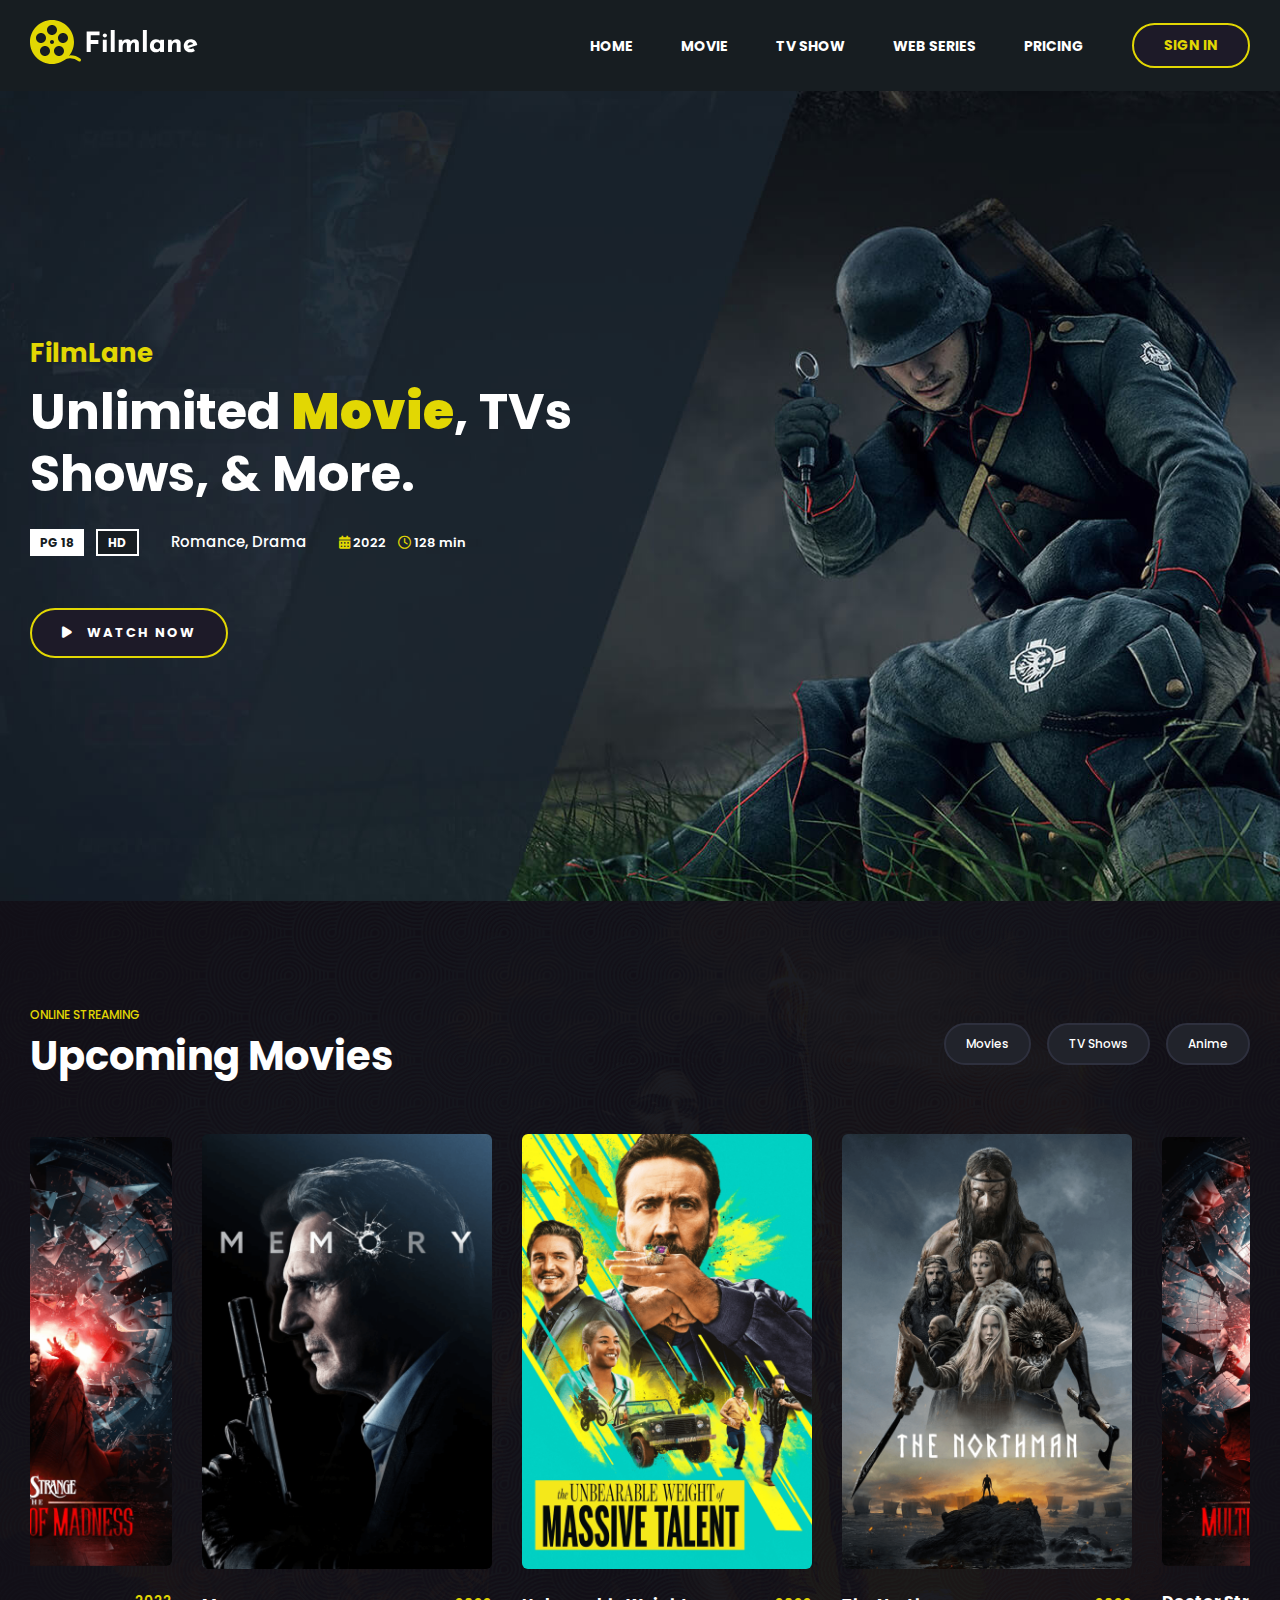
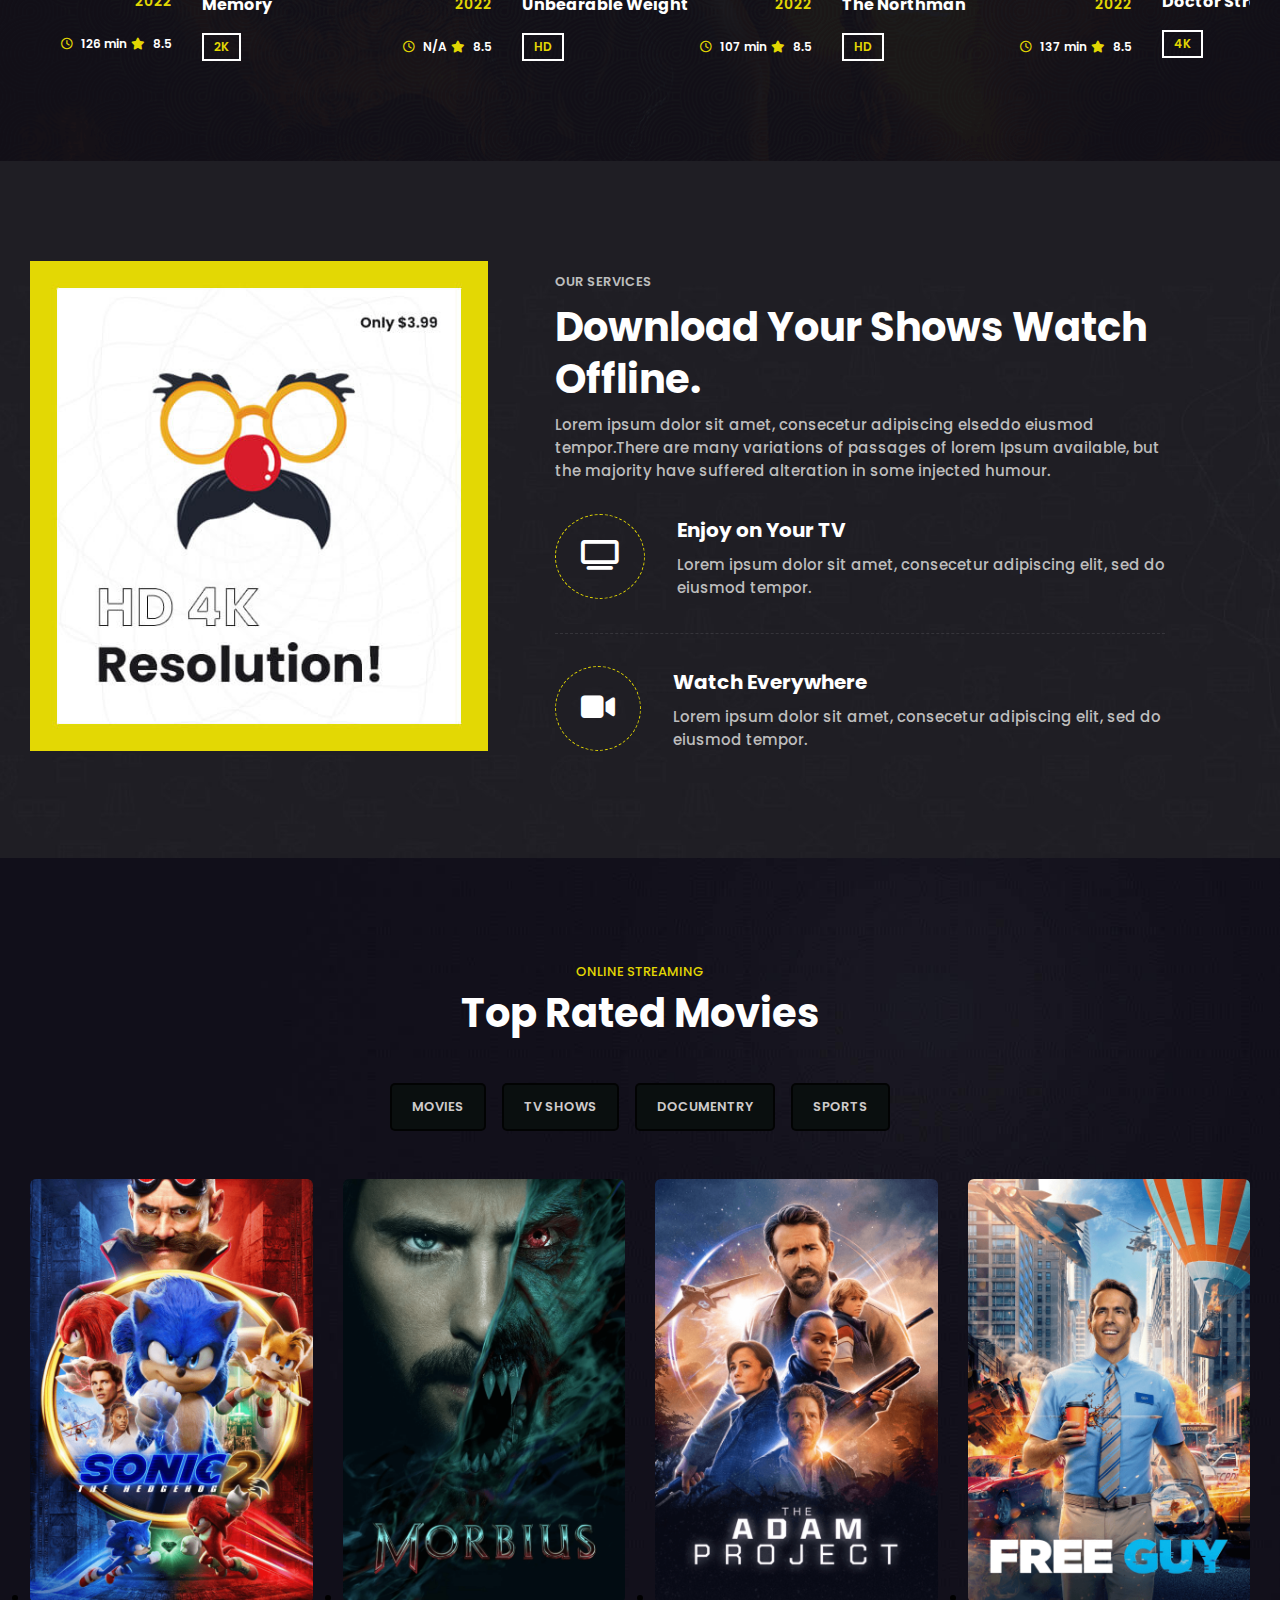
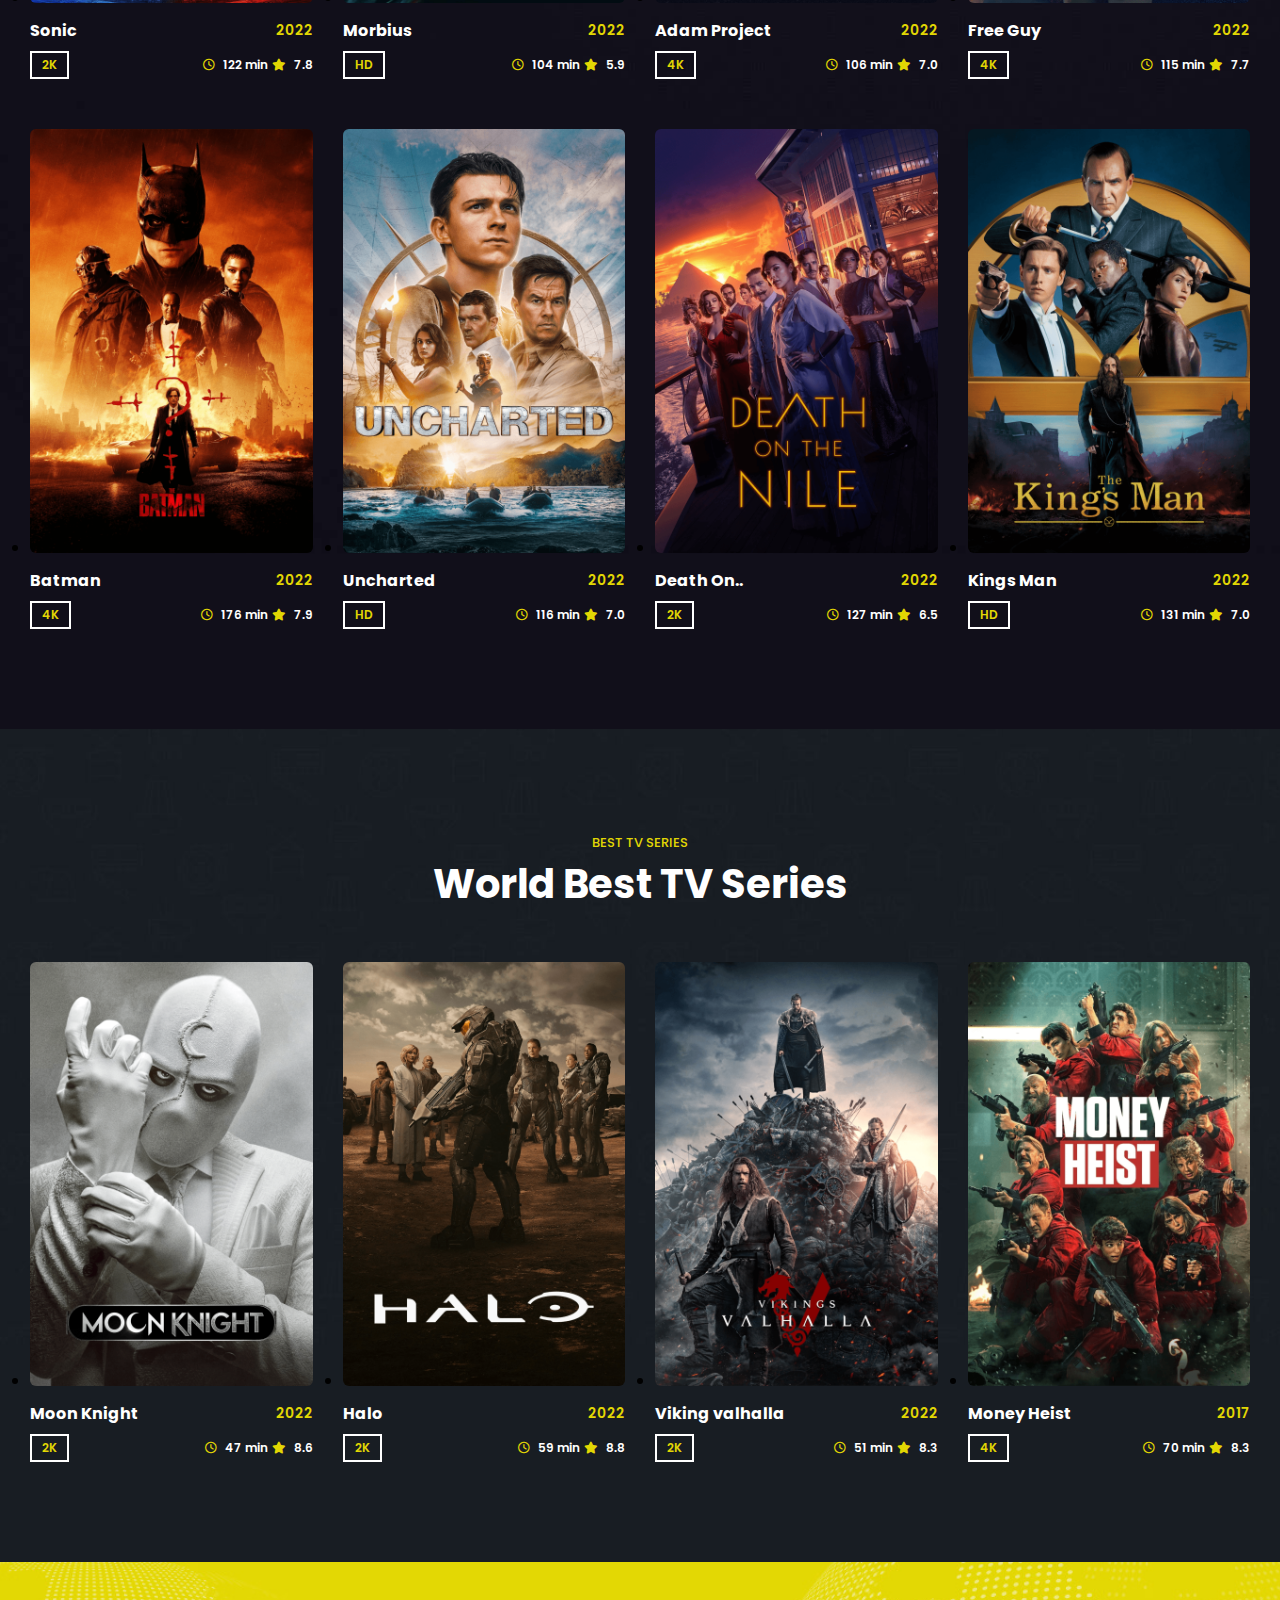
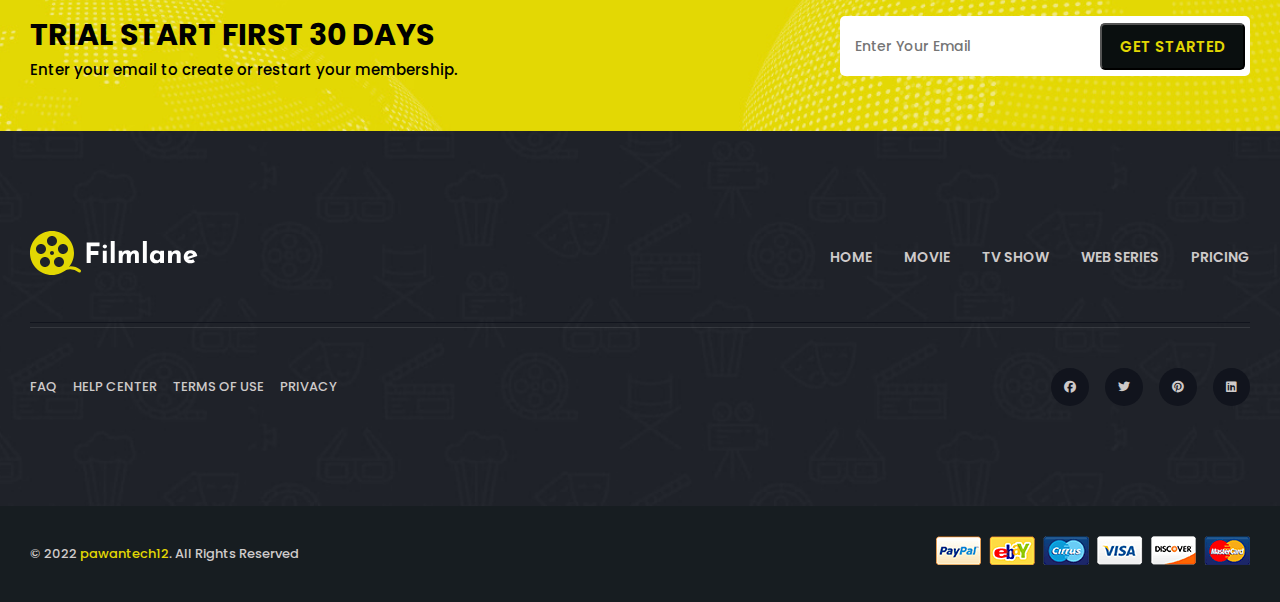
<file: index.html>
<!DOCTYPE html>
<html lang="en">
  <head>
    <meta charset="UTF-8" />
    <meta http-equiv="X-UA-Compatible" content="IE=edge" />
    <meta name="viewport" content="width=device-width, initial-scale=1.0" />
    <title>FilmLane - Movie Streaming Website</title>
    <link rel="stylesheet" href="css/style.css" />

    <!--- google font link-->
    <link rel="preconnect" href="https://fonts.googleapis.com" />
    <link rel="preconnect" href="https://fonts.gstatic.com" crossorigin />
    <link
      href="https://fonts.googleapis.com/css2?family=Poppins:wght@400;500;600;700&display=swap"
      rel="stylesheet"
    />

    <!-- Fontawesome Link for Icons -->
    <link
      rel="stylesheet"
      href="https://cdnjs.cloudflare.com/ajax/libs/font-awesome/6.3.0/css/all.min.css"
    />
  </head>
  <body>
    <!-- navbar starts -->
    <header>
      <nav class="navbar">
        <div class="logo">
          <a href=""><img src="images/logo.svg" alt="" /></a>
        </div>
        <ul class="nav-list">
          <div class="logo">
            <a href=""><img src="images/logo.svg" alt=""></a>
            <button class="close"><i class="fa-solid fa-xmark"></i></button>
          </div>
          <li class="home"><a href="">home</a></li>
          <li><a href="">movie</a></li>
          <li><a href="">tv show</a></li>
          <li><a href="">web series</a></li>
          <li><a href="">pricing</a></li>
          <button class="btn">SIGN IN</button>
        </ul>
        <div class="hamburger">
          <div class="line"></div>
          <div class="line"></div>
        </div>
      </nav>
    </header>

    <!-- hero section starts  -->
    <section class="hero">
      <div class="main">
        <div class="content">
          <p>FilmLane</p>
          <h1>Unlimited <strong>Movie</strong>, TVs Shows, & More.</h1>
          <div class="meta-wrapper">
            <div class="badge">
              <span>PG 18</span>
              <span>HD</span>
            </div>
            <div class="genre">
              <span><a href="">Romance,</a> <a href="">Drama</a></span>
            </div>
            <div class="date-time">
              <span><i class="fa-solid fa-calendar-days"></i> 2022</span>
              <span><i class="fa-regular fa-clock"></i> 128 min</span>
            </div>
          </div>
          <div class="watch-btn">
            <button><i class="fa-solid fa-play"></i> Watch Now</button>
          </div>
        </div>
      </div>
    </section>

    <!-- upcoming movie section starts  -->
    <section class="upcoming-movie">
      <div class="header">
        <div class="subtitle">
          <small>online Streaming</small>
          <h4>Upcoming Movies</h4>
        </div>
        <div class="buttons">
          <button>Movies</button>
          <button>TV Shows</button>
          <button>Anime</button>
        </div>
      </div>
      <div class="movie-card">
        <div class="wrapper">
          <ul class="movie-carousel">
            <li class="card">
              <div class="img">
                <a href="movie-detail.html"><img src="images/upcoming-1.png" alt="" /></a>
              </div>
              <div class="title">
                <a href="movie-detail.html"><h4>The Northman</h4></a>
                <span>2022</span>
              </div>
              <div class="footer">
                <span>HD</span>
                <div class="time-rating">
                  <span><i class="fa-regular fa-clock"></i> 137 min</span>
                  <span><i class="fa-solid fa-star"></i> 8.5</span>
                </div>
              </div>
            </li>
            <li class="card">
              <div class="img">
                <a href="movie-detail.html"><img src="images/upcoming-2.png" alt="" /></a>
              </div>
              <div class="title">
                <a href="movie-detail.html"><h4>Doctor Strange</h4></a>
                <span>2022</span>
              </div>
              <div class="footer">
                <span>4K</span>
                <div class="time-rating">
                  <span><i class="fa-regular fa-clock"></i> 126 min</span>
                  <span><i class="fa-solid fa-star"></i> 8.5</span>
                </div>
              </div>
            </li>
            <li class="card">
              <div class="img">
                <a href="movie-detail.html"><img src="images/upcoming-3.png" alt="" /></a>
              </div>
              <div class="title">
                <a href="movie-detail.html"><h4>Memory</h4></a>
                <span>2022</span>
              </div>
              <div class="footer">
                <span>2K</span>
                <div class="time-rating">
                  <span><i class="fa-regular fa-clock"></i> N/A</span>
                  <span><i class="fa-solid fa-star"></i> 8.5</span>
                </div>
              </div>
            </li>
            <li class="card">
              <div class="img">
                <a href="movie-detail.html"><img src="images/upcoming-4.png" alt="" /></a>
              </div>
              <div class="title">
                <a href="movie-detail.html"><h4>Unbearable Weight</h4></a>
                <span>2022</span>
              </div>
              <div class="footer">
                <span>HD</span>
                <div class="time-rating">
                  <span><i class="fa-regular fa-clock"></i> 107 min</span>
                  <span><i class="fa-solid fa-star"></i> 8.5</span>
                </div>
              </div>
            </li>
          </ul>
        </div>
      </div>
    </section>

    <!-- service section starts -->
    <section class="service">
      <div class="main">
        <div class="img">
          <img src="images/service-banner.jpg" alt="" />
        </div>
        <div class="content">
          <small>our services</small>
          <h4>Download Your Shows Watch Offline.</h4>
          <p>
            Lorem ipsum dolor sit amet, consecetur adipiscing elseddo eiusmod
            tempor.There are many variations of passages of lorem Ipsum
            available, but the majority have suffered alteration in some
            injected humour.
          </p>
          <ul class="list">
            <li>
              <div class="service-card">
                <div class="img">
                  <div class="icon">
                    <i class="fa-solid fa-tv"></i>
                  </div>
                </div>
                <div class="service-content">
                  <h5>Enjoy on Your TV</h5>
                  <p>
                    Lorem ipsum dolor sit amet, consecetur adipiscing elit, sed
                    do eiusmod tempor.
                  </p>
                </div>
              </div>
            </li>
            <hr />
            <li>
              <div class="service-card">
                <div class="img">
                  <div class="icon">
                    <i class="fa-solid fa-video"></i>
                  </div>
                </div>
                <div class="service-content">
                  <h5>Watch Everywhere</h5>
                  <p>
                    Lorem ipsum dolor sit amet, consecetur adipiscing elit, sed
                    do eiusmod tempor.
                  </p>
                </div>
              </div>
            </li>
          </ul>
        </div>
      </div>
    </section>

    <!-- top movie section start  -->
    <section class="top-movie same">
      <div class="header">
        <small>online streaming</small>
        <h4>Top Rated Movies</h4>
      </div>
      <div class="top-movie-main">
        <div class="buttons">
          <button>movies</button>
          <button>tv shows</button>
          <button>documentry</button>
          <button>sports</button>
        </div>
        <div class="movie-card">
          <ul class="wrapper">
            <li class="card">
              <div class="img">
                <a href="movie-detail.html"><img src="images/movie-1.png" alt="" /></a>
              </div>
              <div class="title">
                <a href="movie-detail.html"><h4>Sonic</h4></a>
                <span>2022</span>
              </div>
              <div class="footer">
                <span>2K</span>
                <div class="time-rating">
                  <span><i class="fa-regular fa-clock"></i> 122 min</span>
                  <span><i class="fa-solid fa-star"></i> 7.8</span>
                </div>
              </div>
            </li>
            <li class="card">
              <div class="img">
                <a href="movie-detail.html"><img src="images/movie-2.png" alt="" /></a>
              </div>
              <div class="title">
                <a href="movie-detail.html"><h4>Morbius</h4></a>
                <span>2022</span>
              </div>
              <div class="footer">
                <span>HD</span>
                <div class="time-rating">
                  <span><i class="fa-regular fa-clock"></i> 104 min</span>
                  <span><i class="fa-solid fa-star"></i> 5.9</span>
                </div>
              </div>
            </li>
            <li class="card">
              <div class="img">
                <a href="movie-detail.html"><img src="images/movie-3.png" alt="" /></a>
              </div>
              <div class="title">
                <a href="movie-detail.html"><h4>Adam Project</h4></a>
                <span>2022</span>
              </div>
              <div class="footer">
                <span>4K</span>
                <div class="time-rating">
                  <span><i class="fa-regular fa-clock"></i> 106 min</span>
                  <span><i class="fa-solid fa-star"></i> 7.0</span>
                </div>
              </div>
            </li>
            <li class="card">
              <div class="img">
                <a href="movie-detail.html"><img src="images/movie-4.png" alt="" /></a>
              </div>
              <div class="title">
                <a href="movie-detail.html"><h4>Free Guy</h4></a>
                <span>2022</span>
              </div>
              <div class="footer">
                <span>4K</span>
                <div class="time-rating">
                  <span><i class="fa-regular fa-clock"></i> 115 min</span>
                  <span><i class="fa-solid fa-star"></i> 7.7</span>
                </div>
              </div>
            </li>
            <li class="card">
              <div class="img">
                <a href="movie-detail.html"><img src="images/movie-5.png" alt="" /></a>
              </div>
              <div class="title">
                <a href="movie-detail.html"><h4>Batman</h4></a>
                <span>2022</span>
              </div>
              <div class="footer">
                <span>4K</span>
                <div class="time-rating">
                  <span><i class="fa-regular fa-clock"></i> 176 min</span>
                  <span><i class="fa-solid fa-star"></i> 7.9</span>
                </div>
              </div>
            </li>
            <li class="card">
              <div class="img">
                <a href="movie-detail.html"><img src="images/movie-6.png" alt="" /></a>
              </div>
              <div class="title">
                <a href="movie-detail.html"><h4>Uncharted</h4></a>
                <span>2022</span>
              </div>
              <div class="footer">
                <span>HD</span>
                <div class="time-rating">
                  <span><i class="fa-regular fa-clock"></i> 116 min</span>
                  <span><i class="fa-solid fa-star"></i> 7.0</span>
                </div>
              </div>
            </li>
            <li class="card">
              <div class="img">
                <a href="movie-detail.html"><img src="images/movie-7.png" alt="" /></a>
              </div>
              <div class="title">
                <a href="movie-detail.html"><h4>Death On..</h4></a>
                <span>2022</span>
              </div>
              <div class="footer">
                <span>2K</span>
                <div class="time-rating">
                  <span><i class="fa-regular fa-clock"></i> 127 min</span>
                  <span><i class="fa-solid fa-star"></i> 6.5</span>
                </div>
              </div>
            </li>
            <li class="card">
              <div class="img">
                <a href="movie-detail.html"><img src="images/movie-8.png" alt="" /></a>
              </div>
              <div class="title">
                <a href="movie-detail.html"><h4>Kings Man</h4></a>
                <span>2022</span>
              </div>
              <div class="footer">
                <span>HD</span>
                <div class="time-rating">
                  <span><i class="fa-regular fa-clock"></i> 131 min</span>
                  <span><i class="fa-solid fa-star"></i> 7.0</span>
                </div>
              </div>
            </li>
          </ul>
        </div>
      </div>
    </section>

    <!-- tvs series section starts  -->
    <section class="tv-series same">
      <div class="header">
        <small>best tv series</small>
        <h4>World Best TV Series</h4>
      </div>
      <div class="movie-card">
        <ul class="wrapper">
          <li class="card">
            <div class="img">
              <a href="movie-detail.html"><img src="images/series-1.png" alt="" /></a>
            </div>
            <div class="title">
              <a href="movie-detail.html"><h4>Moon Knight</h4></a>
              <span>2022</span>
            </div>
            <div class="footer">
              <span>2K</span>
              <div class="time-rating">
                <span><i class="fa-regular fa-clock"></i> 47 min</span>
                <span><i class="fa-solid fa-star"></i> 8.6</span>
              </div>
            </div>
          </li>
          <li class="card">
            <div class="img">
              <a href="movie-detail.html"><img src="images/series-2.png" alt="" /></a>
            </div>
            <div class="title">
              <a href="movie-detail.html"><h4>Halo</h4></a>
              <span>2022</span>
            </div>
            <div class="footer">
              <span>2K</span>
              <div class="time-rating">
                <span><i class="fa-regular fa-clock"></i> 59 min</span>
                <span><i class="fa-solid fa-star"></i> 8.8</span>
              </div>
            </div>
          </li>
          <li class="card">
            <div class="img">
              <a href="movie-detail.html"><img src="images/series-3.png" alt="" /></a>
            </div>
            <div class="title">
              <a href="movie-detail.html"><h4>Viking valhalla</h4></a>
              <span>2022</span>
            </div>
            <div class="footer">
              <span>2K</span>
              <div class="time-rating">
                <span><i class="fa-regular fa-clock"></i> 51 min</span>
                <span><i class="fa-solid fa-star"></i> 8.3</span>
              </div>
            </div>
          </li>
          <li class="card">
            <div class="img">
              <a href="movie-detail.html"><img src="images/series-4.png" alt="" /></a>
            </div>
            <div class="title">
              <a href="movie-detail.html"><h4>Money Heist</h4></a>
              <span>2017</span>
            </div>
            <div class="footer">
              <span>4K</span>
              <div class="time-rating">
                <span><i class="fa-regular fa-clock"></i> 70 min</span>
                <span><i class="fa-solid fa-star"></i> 8.3</span>
              </div>
            </div>
          </li>
        </ul>
      </div>
    </section>

    <!-- trial section starts  -->
    <section class="trial">
      <div class="main">
        <div class="content">
          <h4>trial start first 30 days</h4>
          <p>Enter your email to create or restart your membership.</p>
        </div>
        <div class="form">
          <div class="input">
            <input type="email" placeholder="Enter Your Email">
            <button>get started</button>
          </div>
        </div>
      </div>
    </section>

    <!-- footer section start -->
    <footer>
      <div class="main">
        <div class="footer-top">
          <nav>
            <div class="logo">
              <img src="images/logo.svg" alt="">
            </div>
            <ul class="list">
              <li><a href="">home</a></li>
              <li><a href="">movie</a></li>
              <li><a href="">tv show</a></li>
              <li><a href="">web series</a></li>
              <li><a href="">pricing</a></li>
            </ul>
          </nav>
          <hr>
          <div class="links">
            <div class="text-links">
              <a href="">faq</a>
              <a href="">help center</a>
              <a href="">terms of use</a>
              <a href="">privacy</a>
            </div>
            <div class="social-links">
              <a href=""><i class="fa-brands fa-facebook"></i></a>
              <a href=""><i class="fa-brands fa-twitter"></i></a>
              <a href=""><i class="fa-brands fa-pinterest"></i></a>
              <a href=""><i class="fa-brands fa-linkedin"></i></a>
            </div>
          </div>
        </div>
        <div class="footer-bottom">
          <div class="copyright">
            <p>&#169; 2022 <a href="">pawantech12</a>. All Rights Reserved</p>
          </div>
          <div class="img">
            <img src="images/footer-bottom-img.png" alt="">
          </div>
        </div>
      </div>
    </footer>

    <button class="back-to-top"><i class="fa-solid fa-chevron-up"></i></button>

    <script src="js/script.js"></script>
    <script src="js/navbar.js"></script>
  </body>
</html>
</file>
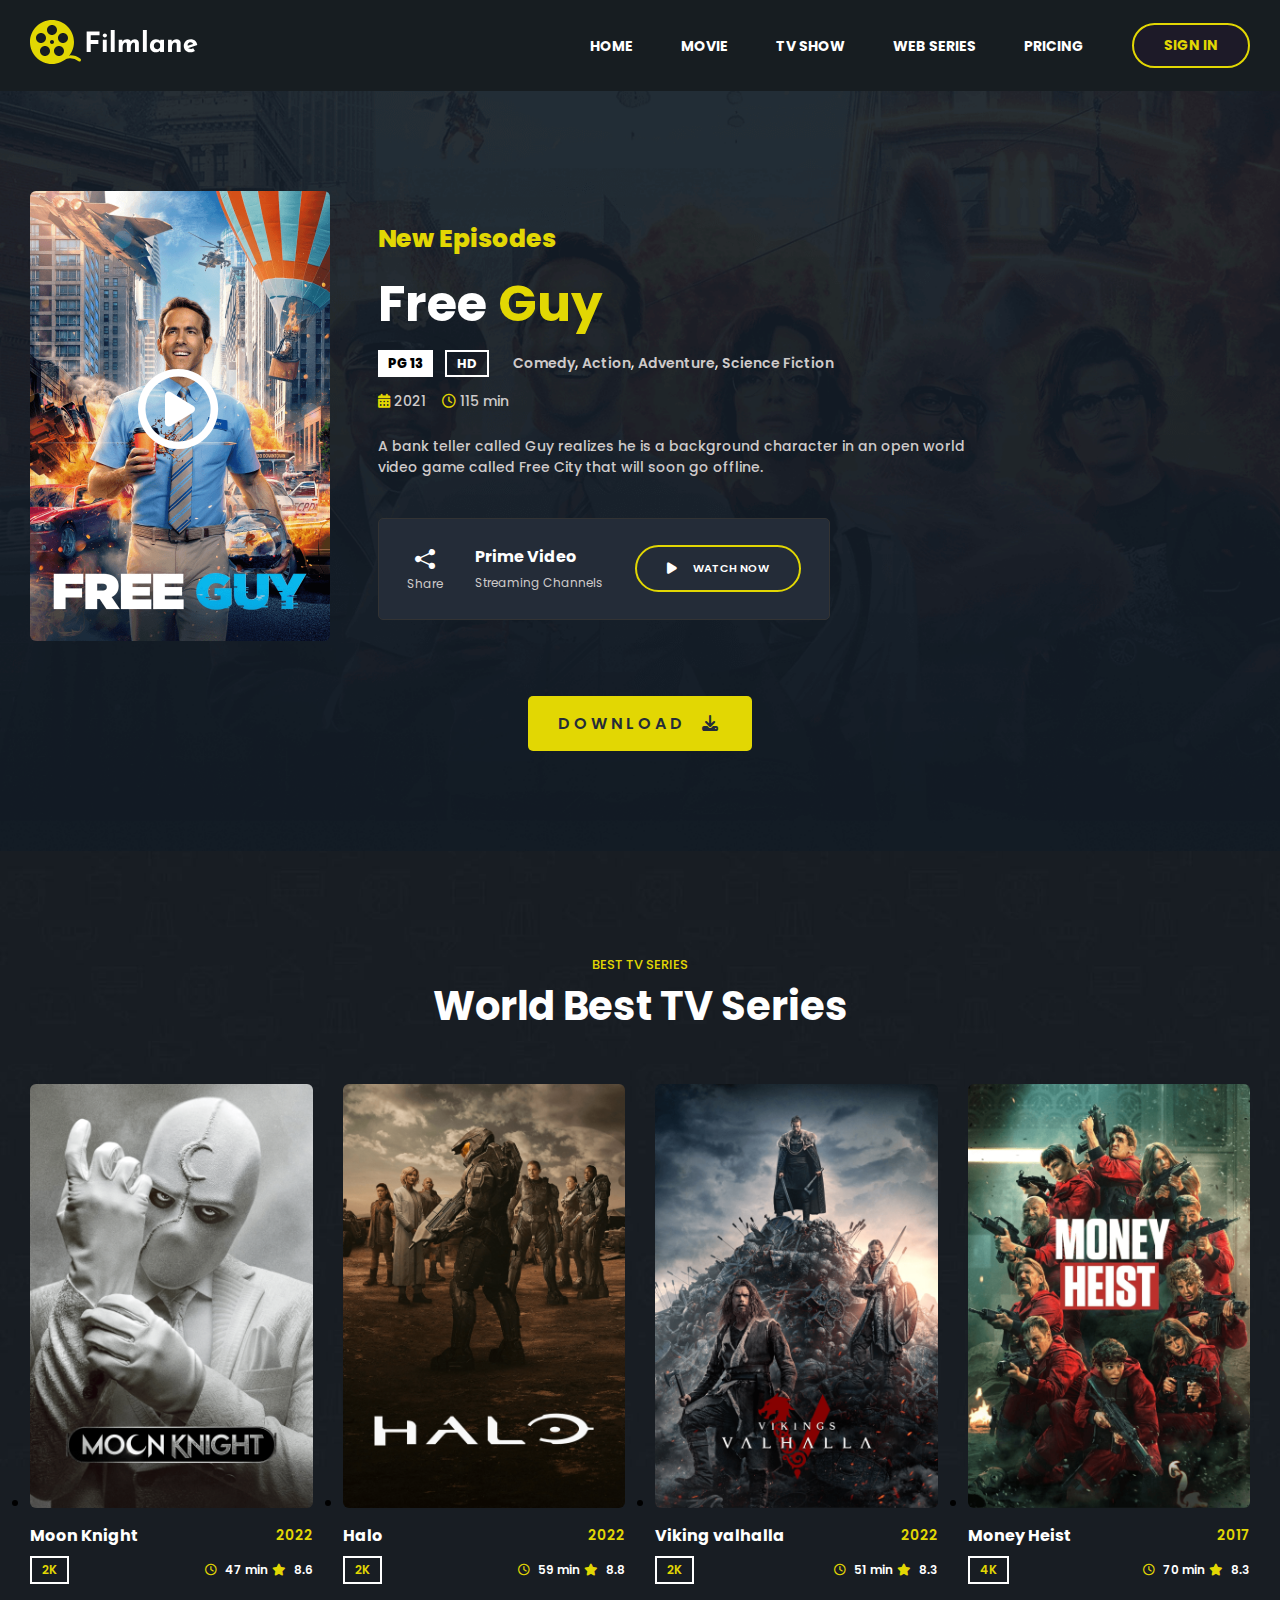
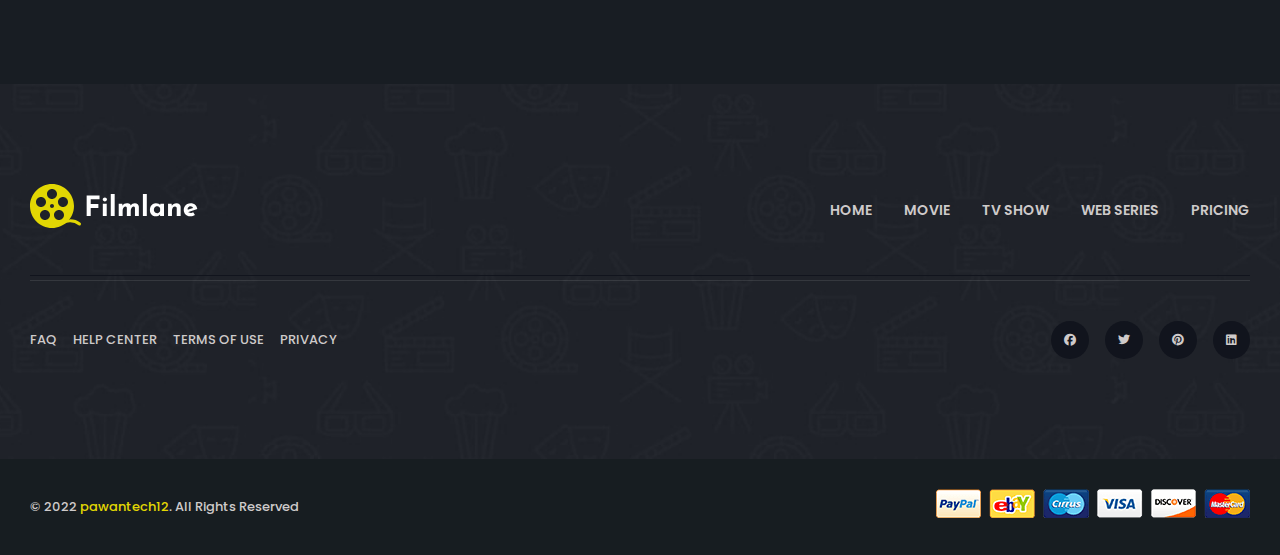
<file: movie-detail.html>
<!DOCTYPE html>
<html lang="en">
  <head>
    <meta charset="UTF-8" />
    <meta http-equiv="X-UA-Compatible" content="IE=edge" />
    <meta name="viewport" content="width=device-width, initial-scale=1.0" />
    <title>Movie Detail Page</title>
    <link rel="stylesheet" href="css/style.css" />
    <link rel="stylesheet" href="css/movie.css">

    <!--- google font link-->
    <link rel="preconnect" href="https://fonts.googleapis.com" />
    <link rel="preconnect" href="https://fonts.gstatic.com" crossorigin />
    <link
      href="https://fonts.googleapis.com/css2?family=Poppins:wght@400;500;600;700&display=swap"
      rel="stylesheet"
    />

    <link rel="stylesheet" href="https://cdn.jsdelivr.net/npm/bootstrap-icons@1.10.5/font/bootstrap-icons.css">

    <!-- Fontawesome Link for Icons -->
    <link
      rel="stylesheet"
      href="https://cdnjs.cloudflare.com/ajax/libs/font-awesome/6.3.0/css/all.min.css"
    />
  </head>
  <body>
    <!-- navbar starts -->
    <header>
      <nav class="navbar">
        <div class="logo">
          <a href=""><img src="images/logo.svg" alt="" /></a>
        </div>
        <ul class="nav-list">
          <div class="logo">
            <a href=""><img src="images/logo.svg" alt=""></a>
            <button class="close"><i class="fa-solid fa-xmark"></i></button>
          </div>
          <li class="home"><a href="">home</a></li>
          <li><a href="">movie</a></li>
          <li><a href="">tv show</a></li>
          <li><a href="">web series</a></li>
          <li><a href="">pricing</a></li>
          <button class="btn">SIGN IN</button>
        </ul>
        <div class="hamburger">
          <div class="line"></div>
          <div class="line"></div>
        </div>
      </nav>
    </header>

    <!-- movie-detail section start  -->
    <section class="movie-detail">
        <div class="main">
            <div class="img">
                <a href=""><img src="images/movie-4.png" alt=""></a>
                <i class="fa-regular fa-circle-play"></i>
            </div>
            <div class="content">
                <strong>New Episodes</strong>
                <h4>Free <span>Guy</span></h4>
                <div class="badge-genre">
                    <div class="badge">
                        <span>PG 13</span>
                        <span>HD</span>
                    </div>
                    <div class="genre">
                        <a href="">Comedy</a>,
                        <a href="">Action</a>,
                        <a href="">Adventure</a>,
                        <a href="">Science Fiction</a>
                    </div>
                </div>
                <div class="date-time">
                    <span><i class="fa-solid fa-calendar-days"></i> 2021</span>
                    <span><i class="fa-regular fa-clock"></i> 115 min</span>
                </div>
                <p>A bank teller called Guy realizes he is a background character in an open world video game called Free City that will soon go offline.</p>
                <div class="detail-actions">
                  <button>
                    <i class="bi bi-share-fill"></i>
                    <span>Share</span>
                  </button>
                  <div class="prime">
                    <h5>Prime Video</h5>
                    <small>Streaming Channels</small>
                  </div>
                  <div class="btn">
                    <button><i class="fa-solid fa-play"></i> Watch Now</button>
                  </div>
                </div>
            </div>
        </div>
        <div class="download-btn">
            <a href="images/movie-4.png" download>download <i class="fa-solid fa-download"></i></a>
        </div>
    </section>

    <!-- tvs series section starts  -->
    <section class="tv-series same">
      <div class="header">
        <small>best tv series</small>
        <h4>World Best TV Series</h4>
      </div>
      <div class="movie-card">
        <ul class="wrapper">
          <li class="card">
            <div class="img">
              <a href=""><img src="images/series-1.png" alt="" /></a>
            </div>
            <div class="title">
              <a href=""><h4>Moon Knight</h4></a>
              <span>2022</span>
            </div>
            <div class="footer">
              <span>2K</span>
              <div class="time-rating">
                <span><i class="fa-regular fa-clock"></i> 47 min</span>
                <span><i class="fa-solid fa-star"></i> 8.6</span>
              </div>
            </div>
          </li>
          <li class="card">
            <div class="img">
              <a href=""><img src="images/series-2.png" alt="" /></a>
            </div>
            <div class="title">
              <a href=""><h4>Halo</h4></a>
              <span>2022</span>
            </div>
            <div class="footer">
              <span>2K</span>
              <div class="time-rating">
                <span><i class="fa-regular fa-clock"></i> 59 min</span>
                <span><i class="fa-solid fa-star"></i> 8.8</span>
              </div>
            </div>
          </li>
          <li class="card">
            <div class="img">
              <a href=""><img src="images/series-3.png" alt="" /></a>
            </div>
            <div class="title">
              <a href=""><h4>Viking valhalla</h4></a>
              <span>2022</span>
            </div>
            <div class="footer">
              <span>2K</span>
              <div class="time-rating">
                <span><i class="fa-regular fa-clock"></i> 51 min</span>
                <span><i class="fa-solid fa-star"></i> 8.3</span>
              </div>
            </div>
          </li>
          <li class="card">
            <div class="img">
              <a href=""><img src="images/series-4.png" alt="" /></a>
            </div>
            <div class="title">
              <a href=""><h4>Money Heist</h4></a>
              <span>2017</span>
            </div>
            <div class="footer">
              <span>4K</span>
              <div class="time-rating">
                <span><i class="fa-regular fa-clock"></i> 70 min</span>
                <span><i class="fa-solid fa-star"></i> 8.3</span>
              </div>
            </div>
          </li>
        </ul>
      </div>
    </section>

    <!-- footer section start -->
    <footer>
      <div class="main">
        <div class="footer-top">
          <nav>
            <div class="logo">
              <img src="images/logo.svg" alt="" />
            </div>
            <ul class="list">
              <li><a href="">home</a></li>
              <li><a href="">movie</a></li>
              <li><a href="">tv show</a></li>
              <li><a href="">web series</a></li>
              <li><a href="">pricing</a></li>
            </ul>
          </nav>
          <hr />
          <div class="links">
            <div class="text-links">
              <a href="">faq</a>
              <a href="">help center</a>
              <a href="">terms of use</a>
              <a href="">privacy</a>
            </div>
            <div class="social-links">
              <a href=""><i class="fa-brands fa-facebook"></i></a>
              <a href=""><i class="fa-brands fa-twitter"></i></a>
              <a href=""><i class="fa-brands fa-pinterest"></i></a>
              <a href=""><i class="fa-brands fa-linkedin"></i></a>
            </div>
          </div>
        </div>
        <div class="footer-bottom">
          <div class="copyright">
            <p>&#169; 2022 <a href="">pawantech12</a>. All Rights Reserved</p>
          </div>
          <div class="img">
            <img src="images/footer-bottom-img.png" alt="" />
          </div>
        </div>
      </div>
    </footer>
    <script src="js/script.js"></script>
    <script src="js/navbar.js"></script>

  </body>
</html>
</file>
<file: css/style.css>
*{
    padding: 0;
    margin: 0;
    font-family: 'Poppins',sans-serif;
}

.navbar{
    background-color: #171d21;
    display: flex;
    align-items: center;
    justify-content: space-between;
    padding: 20px 30px;
}
.navbar ul{
    display: flex;
    align-items: center;
    gap: 3rem;
}
.navbar ul li{
    list-style: none;
}
.navbar ul li a{
    text-decoration: none;
    color: #fff;
    text-transform: uppercase;
    font-weight: 700;
    font-size: 14px;
    transition: 0.3s ease-in-out;
}
.navbar ul li a:hover{
    color: #e2d703;
}
.navbar ul .btn{
    border: 2px solid #e2d703;
    color: #e2d703;
    padding: 10px 30px;
    border-radius: 30px;
    font-size: 14px;
    font-weight: 700;
    background-color: #1d1a28;
    transition: 0.3s ease-in-out;
    cursor: pointer;
}
.navbar ul .btn:is(:hover, :focus) {
    background: #e2d703;
    color: #1d1a28;
}
.nav-list .logo{
    display: none;
    align-items: center;
    justify-content: space-around;
    padding-top: 20px;
}
.nav-list .logo .close{
    background-color: transparent;
    color: #fff;
    font-size: 20px;
    border: none;
}
.hamburger{
    display: none;
    flex-direction: column;
    align-items: center;
    gap: 0.3rem;
    cursor: pointer;
}
.hamburger .line{
    width: 25px;
    height: 3px;
    border-radius: 5px;
    background-color: #fff;
}
.hero{
    background: url(../images/hero-bg.jpg) no-repeat;
    background-size: cover;
    background-position: right;
    height: 90vh;   
    max-height: 1000px;
    display: flex;
    justify-content: flex-start;
    align-items: center;
    padding: 0px 30px;
}
.hero .main .content{
    max-width: 60%;
}
.hero .main .content p{
    font-size: 26px;
    font-weight: 700;
    color: #e2d703;
    margin-bottom: 0.5rem;
}
.hero .content h1{
    font-size: 50px;
    color: #fff;
    line-height: 62px;
}
.hero .content strong{
    color: #e2d703;
}
.hero .meta-wrapper{
    display: flex;
    align-items: center;
    flex-wrap: wrap;
    gap: 2rem;
    margin-top: 1.5rem;
}
.hero .meta-wrapper .badge span:nth-child(1){
    background-color: #fff;
    color: #171d21;
    font-weight: 700;
    padding: 5px 10px;
    font-size: 12px;
    margin-right: 0.5rem;
}
.hero .meta-wrapper .badge span:nth-child(2){
    background-color: #171d21;
    color: #fff;
    border: 2px solid #fff;
    font-weight: 700;
    padding: 3px 10px;
    font-size: 12px;
}
.hero .meta-wrapper .genre a{
    text-decoration: none;
    color: #fff;
    font-size: 15px;
    font-weight: 500;
    transition: 0.3s ease-in-out;
}
.hero .meta-wrapper .genre a:hover{
    color: #e2d703;
}
.hero .meta-wrapper .date-time span{
    color: #fff;
    font-size: 13px;
    font-weight: 600;
}
.hero .meta-wrapper .date-time span:nth-child(1){
    margin-right: 0.5rem;
}
.hero .date-time i{
    color: #e2d703;
}
.hero .watch-btn{
    margin-top: 3.4rem;
}
.hero .watch-btn i{
    margin-right: 0.5rem;
}
.hero .content .watch-btn button{
    border: 2px solid #e2d703;
    color: #fff;
    padding: 13px 30px;
    border-radius: 30px;
    text-transform: uppercase;
    letter-spacing: 2px;
    font-size: 13px;
    font-weight: 700;
    background-color: #1d1a28;
    transition: 0.3s ease-in-out;
    cursor: pointer;
}
.hero .content .watch-btn button:is(:hover, :focus) {
    background: #e2d703;
    color: #1d1a28;
}
.upcoming-movie{
    background: url(../images/upcoming-bg.png) no-repeat;
    background-size: cover;
    background-position: center;
    padding: 100px 30px;
}
.upcoming-movie .header{
    display: flex;
    align-items: center;
    justify-content: space-between;
}
.upcoming-movie .header .subtitle small{
    font-size: 12px;
    color: #e2d703;
    text-transform: uppercase;
    font-weight: 500;
}
.upcoming-movie .header .subtitle h4{
    font-size: 40px;
    color: #fff;
}
.upcoming-movie .header .buttons{
    display: flex;
    gap: 1rem;
}
.upcoming-movie .header .buttons button{
    color: #fff;
    background-color: #21232b;
    font-weight: 500;
    font-size: 12px;
    padding: 10px 20px;
    border-radius: 30px;
    border: 2px solid #2e303e;
    cursor: pointer;
    transition: 0.3s ease-in-out;
}
.upcoming-movie .header .buttons button:focus{
    border: 2px solid #e2d703;
}

.upcoming-movie .movie-card{
    display: flex;
    align-items: center;
    justify-content: center;
    margin-top: 3rem;
}
.wrapper {
    width: 100%;
    position: relative;
  }
  
  .wrapper .movie-carousel{
    display: grid;
    grid-auto-flow: column;
    grid-auto-columns: calc((100% / 3) - 15px);
    overflow-x: auto;
    scroll-snap-type: x mandatory;
    gap: 30px;
    border-radius: 8px;
    scroll-behavior: smooth;
    scrollbar-width: none;
  }
  .movie-carousel::-webkit-scrollbar {
    display: none;
  }
  .movie-carousel.no-transition {
    scroll-behavior: auto;
  }
  .movie-carousel.dragging {
    scroll-snap-type: none;
    scroll-behavior: auto;
  }
  .movie-carousel.dragging .card {
    cursor: grab;
    user-select: none;
  }
  .movie-carousel :where(.card) {
    display: flex;
    justify-content: center;
    align-items: center;
  }
  .movie-carousel .card {
    scroll-snap-align: start;
    list-style: none;
    background: transparent;
    flex-direction: column;
    align-items: flex-start;
    gap: 0.5rem;
  }
.movie-carousel .card .img img{
    width: 100%;
    object-fit: cover;
    border-radius: 10px;
}
.movie-carousel .card .title{
    display: flex;
    justify-content: space-between;
    align-items: center;
    margin-top: 0.5rem;
    width: 100%;
}
.movie-carousel .card .title a{
    color: #fff;
    text-decoration: none;
    transition: 0.3s ease-in-out;
}
.movie-carousel .card .title a:hover{
    color: #e2d703;
}
.movie-carousel .card .title span{
    color: #e2d703;
    font-weight: 600;
    font-size: 14px;
}
.movie-carousel .card .footer{
    width: 100%;
    display: flex;
    justify-content: space-between;
    margin-top: 0.5rem;
}
.movie-carousel .card .footer span{
    color: #e2d703;
    padding: 3px 10px;
    border: 2px solid #fff;
    font-size: 12px;
    font-weight: 600;

}
.movie-carousel .card .footer .time-rating span{
    color: #fff;
    padding: 0px;
    border: none;
}
.movie-carousel .card .footer .time-rating i{
    color: #e2d703;
    margin-right: 0.3rem;
}

.service{
    background: url(../images/service-bg.jpg) no-repeat;
    background-position: center;
    background-size: cover;
    padding: 100px 30px;
}
.service .main{
    display: flex;
    align-items: center;
    gap: 1rem;
}
.service .main .img img{
    width: 90%;
}
.service .content {
    width: 50%;
}
.service .content small{
    font-size: 13px;
    color: #bdbdbd;
    text-transform: uppercase;
    font-weight: 600;
}
.service .content h4{
    font-size: 40px;
    color: #fff;
    line-height: 52px;
    margin: 0.5rem 0rem;
}
.service .content p{
    color: #bdbdbd;
    font-size: 15px;
    font-weight: 500;
}
.service .content ul{
    margin-top: 2rem;
}
.service .content ul li{
    list-style: none;
    margin-top: 1rem;
}
.service .content li .service-card{
    display: flex;
    align-items: center;
    gap: 2rem;
}

.service li .service-card .img{
    border: 1px dashed #e2d703;
    padding: 5px;
    border-radius: 50%;
}
.service hr{
    border: none;
    border-bottom: 1px dashed hsla(0, 0%, 100%, 0.1);
    height: 2px;
    outline: none;
    margin-top: 2rem;
    margin-bottom: 2rem;
}
.service li .service-card .icon{
    background-color: transparent;
    padding: 20px;
    border-radius: 50%;
    transition: 0.3s ease-in-out;
}
.service li .service-card i{
    color: #fff;
    font-size: 30px;
}
.service li .service-card:hover .icon{
    background-color: #e2d703;
}
.service li .service-card h5{
    font-size: 20px;
    color: #fff;
    margin-bottom: 0.5rem;
}

.top-movie{
    background: url(../images/top-rated-bg.jpg) no-repeat;
    background-size: cover;
    padding: 100px 30px;
}
.top-movie .header,.tv-series .header{
    text-align: center;
}
.top-movie .header small,.tv-series .header small{
    color: #e2d703;
    text-transform: uppercase;
    font-size: 13px;
    font-weight: 500;
}
.top-movie .header h4,.tv-series .header h4{
    color: #fff;
    font-size: 40px;
}
.top-movie .top-movie-main .buttons{
    display: flex;
    justify-content: center;
    align-items: center;
    flex-wrap: wrap;
    gap: 1rem;
    margin-top: 2.5rem;
}
.top-movie .top-movie-main .buttons button{
    background-color: #0a0f0f;
    color: #cecaca;
    border-radius: 5px;
    font-size: 13px;
    padding: 12px 20px;
    font-weight: 600;
    cursor: pointer;
    text-transform: uppercase;
    border: 2px solid #000000cc;
    transition: 0.3s ease-in-out;
}
.top-movie .top-movie-main .buttons button:is(:hover,:focus) {
    color: #e2d703;
    text-shadow: 0 3px 25px hsl(57deg 97% 45% / 50%);
}
.same .wrapper{
    display: grid;
    grid-template-columns: repeat(3, 1fr);
    width: 100%;
    justify-content: center;
    row-gap: 50px;
    column-gap: 30px;
    margin-top: 3rem;
}
.same .wrapper .card{
    width: 100%;
}
.movie-card .card .img img{
    width: 100%;
    object-fit: cover;
    border-radius: 6px;
}
.movie-card .card .title{
    display: flex;
    justify-content: space-between;
    align-items: center;
    margin-top: 0.5rem;
    width: 100%;
}
.movie-card .card .title a{
    color: #fff;
    text-decoration: none;
    transition: 0.3s ease-in-out;
}
.movie-card .card .title a:hover{
    color: #e2d703;
}
.movie-card .card .title span{
    color: #e2d703;
    font-weight: 600;
    font-size: 14px;
}
.movie-card .card .footer{
    width: 100%;
    display: flex;
    justify-content: space-between;
    margin-top: 0.5rem;
}
.movie-card .card .footer span{
    color: #e2d703;
    padding: 3px 10px;
    border: 2px solid #fff;
    font-size: 12px;
    font-weight: 600;

}
.movie-card .card .footer .time-rating span{
    color: #fff;
    padding: 0px;
    border: none;
}
.movie-card .card .footer .time-rating i{
    color: #e2d703;
    margin-right: 0.3rem;
}

.tv-series{
    background: url(../images/tv-series-bg.jpg) no-repeat;
    background-size: cover;
    padding: 100px 30px;
}

.trial{
    background: url(../images/cta-bg.jpg) no-repeat;
    background-size: cover;
    background-position: center;
    padding: 50px 30px;
}
.trial .main{
    display: flex;
    flex-wrap: wrap;
    align-items: center;
    justify-content: space-between;
}
.trial .content h4{
    font-size: 30px;
    text-transform: uppercase;
}
.trial .content p{
    font-size: 15px;
    font-weight: 500;
}
.trial .form .input{
    background-color: #fff;
    width: 400px;
    height: 50px;
    display: flex;
    justify-content: space-between;
    align-items: center;
    padding: 5px 5px;
    border-radius: 5px;
}
.trial .form .input input{
    width: calc(100%/2);
    height: 40px;
    padding: 0px 10px;
    border: none;
    outline: none;
    font-size: 14px;
    font-weight: 500;
}
.trial .form button{
    text-transform: uppercase;
    font-size: 15px;
    padding: 10px 18px;
    background-color: #0a0f0f;
    color: #e2d703;
    font-weight: 600;
    border-radius: 5px;
    cursor: pointer;
    transition: 0.3s ease-in-out;
}
.trial .form button:hover{
    color: #0a0f0f;
    border: 2px solid #0a0f0f;
    background-color: #e2d703;
}

footer .footer-top{
    background: url(../images/footer-bg.jpg) no-repeat;
    background-size: cover;
    background-position: center;
    padding: 100px 30px;
}

.footer-top nav{
    display: flex;
    align-items: center;
    justify-content: space-between;
}
.footer-top nav ul{
    display: flex;
    flex-wrap: wrap;
    align-items: center;
    gap: 2rem;
}
.footer-top nav ul li{
    list-style: none;
}
.footer-top ul li a{
    text-decoration: none;
    color: #cecaca;
    font-size: 14px;
    text-transform: uppercase;
    font-weight: 600;
    transition: 0.3s ease-in-out;
}
.footer-top ul li a:hover{
    color: #e2d703;
}
.footer-top hr{
    height: 4px;
    margin-block: 40px;
    border: none;
    border-top: 1px solid #11141d;
    border-bottom: 1px solid #ffffff1a;
}
.footer-top .links{
    display: flex;
    justify-content: space-between;
    align-items: center;
}
.footer-top .links .text-links{
    display: flex;
    flex-wrap: wrap;
    gap: 1rem;
}
.footer-top .text-links a{
    text-decoration: none;
    text-transform: uppercase;
    font-weight: 500;
    font-size: 13px;
    color: #cecaca;
    transition: 0.3s ease-in-out;
}
.footer-top .text-links a:hover{
    color: #e2d703;
}
.footer-top .social-links{
    display: flex;
    gap: 1rem;
}
.footer-top .social-links a{
    color: #cecaca;
    background-color: #11141d;
    padding: 10px 13px;
    font-size: 12px;
    border-radius: 50%;
    transition: 0.3s ease-in-out;
}
.footer-top .social-links a:hover{
    color: #e2d703;
}
.footer-bottom{
    background-color: #171d21;
    display: flex;
    align-items: center;
    justify-content: space-between;
    padding: 30px;
}
.footer-bottom .copyright p{
    color: #cecaca;
    font-size: 13px;
    font-weight: 500;
}
.footer-bottom .copyright a{
    color: #e2d703;
    text-decoration: none;
}
.back-to-top{
    position: fixed;
    opacity: 0;
    bottom: 20px;
    right: 20px;
    z-index: 2;
    background-color: #e2d703;
    border-radius: 50%;
    border: none;
    cursor: pointer;
    padding: 15px;
}
.back-to-top.show {      
    opacity: 1;  
    transition: opacity 1s, transform 1s;     
}

@media only screen and (max-width: 909px){
    .hamburger{
        display: flex;
    }
    .navbar .nav-list{
        position: fixed;
        right: -100%;
        top: 0;
        flex-direction: column;
        gap: 1rem;
        align-items: flex-start;
        background-color: #171d21;
        width: 100%;
        max-width: 300px;
        height: 100vh;
        transition: 0.3s;
        z-index: 4;
        padding-top: 1rem;
    }
    .nav-list li{
        width: 100%;
        border-bottom: 1px solid hsla(0, 0%, 100%, 0.1);
        padding: 0px 25px 20px 20px;
    }
    .nav-list .home{
        margin-top: 1rem;
        border-top: 1px solid hsla(0, 0%, 100%, 0.1);
        padding-top: 15px;
    }
    .nav-list .btn{
        margin: 20px 20px;
    }
    .nav-list.active{
        right: 0;
    }
    .nav-list.active .logo{
        display: flex;
        width: inherit;
    }
    .hero{
        background-position: center;
    }
    .hero .content{
        max-width: max-content!important;
    }
    .hero .content p{
        font-size: 24px;
    }
    .hero .content h1{
        font-size: 42px;
    }
    .hero .content .badge span{
        font-size: 11px;
    }
    .hero .content .genre a{
        font-size: 14px;
    }
    .upcoming-movie .header{
        display: flex;
        flex-direction: column;
        text-align: center;
        gap: 2rem;
        align-items: center;
    }
    .service .main{
        flex-direction: column;
        gap: 2rem;
    }
    .service img{
        max-width: max-content;
    }
    .service .content{
        width: 80%;
    }
    .trial .main{
        justify-content: center;
        gap: 2rem;
    }
    .trial .content{
        text-align: center;
    }
    .movie-detail .main{
        flex-direction: column;
    }
}
@media only screen and (max-width: 767px){
    .upcoming-movie .wrapper .movie-carousel{
        grid-auto-columns: calc((100% / 2) - 15px);
    }
    .same .wrapper{
        grid-template-columns: repeat(2, 1fr);
    }
    .footer-top nav,.footer-top .links,.footer-bottom{
        flex-direction: column;
        gap: 2rem;
    }
    .footer-top nav ul,.footer-top .links .text-links{
        justify-content: center;
    }
}
@media only screen and (max-width: 549px){
    .hero .content h1{
        font-size: 36px;
    }
    .upcoming-movie .header .subtitle h4,.service .content h4,.top-movie .header h4,.tv-series .header h4{
        font-size: 32px;
    }
    .upcoming-movie .wrapper .movie-carousel{
        grid-auto-columns: calc((100%) - 15px);
    }
    .same .wrapper{
        grid-template-columns: repeat(1, 1fr);
    }
    .service .content{
        width: 90%;
    }
    .service .service-card{
        flex-direction: column;
        align-items: flex-start!important;
    }
}
@media only screen and (max-width: 450px){
    .trial .form .input{
        width: 350px;
    }
}
@media (min-width: 1200px){
    .upcoming-movie .wrapper .movie-carousel{
        grid-auto-columns: calc((100%/4) - 15px);
    }
    .same .wrapper{
        grid-template-columns: repeat(4, 1fr);
    }
    
}
</file>
<file: css/movie.css>
.movie-detail{
    background: url(../images/movie-detail-bg.png) no-repeat;
    background-size: cover;
    background-position: center;
    padding: 100px 30px;
}
.movie-detail .main{
    display: flex;
    align-items: center;
    gap: 3rem;
}
.movie-detail .img{
    position: relative;
}
.movie-detail .img i{
    position: absolute;
    left: 36%;
    top: 39%;
    font-size: 80px;
    color: #fff;
}
.movie-detail .main .img img{
    width: 300px;
    border-radius: 6px;
}
.movie-detail .content{
    max-width: 600px;
}
.movie-detail .content strong{
    font-size: 25px;
    font-weight: 800;
    color: #e2d703;
}
.movie-detail .content h4{
    font-size: 50px;
    font-weight: 700;
    color: #fff;
    margin: 0.5rem 0rem;
}
.movie-detail .content h4 span{
    color: #e2d703;
}
.movie-detail .content .badge-genre{
    display: flex;
    align-items: center;
    flex-wrap: wrap;
    gap: 1.5rem;
    color: #fff;
}
.movie-detail .badge-genre .badge span:nth-child(1){
    background-color: #fff;
    color: black;
    font-size: 13px;
    font-weight: 800;
    padding: 4px 10px;
    margin-right: 0.5rem;
}
.movie-detail .badge-genre .badge span:nth-child(2){
    border: 2px solid #fff;
    font-size: 13px;
    font-weight: 700;
    padding: 2px 10px;
}
.movie-detail .badge-genre .genre a{
    text-decoration: none;
    color: #cecaca;
    font-size: 14px;
    font-weight: 600;
    transition: 0.3s ease-in-out;
}
.movie-detail .badge-genre .genre a:hover{
    color: #e2d703;
}
.movie-detail .date-time{
    display: flex;
    gap: 1rem;
    margin-top: 1rem;
}
.movie-detail .date-time span{
    color: #cecaca;
    font-size: 14px;
    font-weight: 500;
}
.movie-detail .date-time i{
    color: #e2d703;
}
.movie-detail .content p{
    color: #cecaca;
    margin-top: 1.5rem;
    font-size: 14px;
    font-weight: 500;
}
.movie-detail .content .detail-actions{
    display: flex;
    padding: 25px;
    margin-top: 2.5rem;
    flex-wrap: wrap ;
    align-items: center;
    border-radius: 5px;
    justify-content: center;
    gap: 2rem;
    max-width: 400px;
    background-color: #242c38;
    border: 1px solid #333333;
}
.movie-detail .detail-actions button{
    display: flex;
    flex-direction: column;
    align-items: center;
    background-color: transparent;
    cursor: pointer;
    border: none;
}
.movie-detail .detail-actions button:hover span{
    color: #e2d703;
}
.movie-detail .detail-actions button i{
    color: #fff;
    font-size: 20px;
}
.movie-detail .detail-actions button span{
    transition: 0.3s ease-in-out;
    color: #cecaca;
    font-size: 12px;
}
.movie-detail .detail-actions .prime h5{
    color: #fff;
    font-size: 16px;
}
.movie-detail .detail-actions .prime small{
    color: #cecaca;
    font-size: 12px;
}
.movie-detail .detail-actions .btn button{
    display: flex;
    flex-direction: row;
    gap: 1rem;
    background-color: transparent;
    color: #fff;
    font-size: 11px;
    text-transform: uppercase;
    font-weight: 600;
    border: 2px solid #e2d703;
    border-radius: 30px;
    transition: 0.3s ease-in-out;
    padding: 13px 30px;
}
.movie-detail .detail-actions .btn button:hover{
    background-color: #e2d703;
    color: #242c38;
    font-weight: 700;
}
.movie-detail .detail-actions .btn button:hover i{
    color: #242c38;
}
.movie-detail .detail-actions .btn button i{
    font-size: 13px;
    transition: 0.3s ease-in-out;
}
.movie-detail .download-btn{
    display: flex;
    max-width: 100%;
    justify-content: center;
    margin-top: 2rem;
}
.movie-detail .download-btn a{
    color: #242c38;
    text-decoration: none;
    text-transform: uppercase;
    background-color: #e2d703;
    border: none;
    letter-spacing: 4px;
    font-weight: 600;
    border-radius: 5px;
    padding: 15px 30px;
    margin-top: 1rem;
    cursor: pointer;
}
.movie-detail .download-btn a i{
    margin-left: 0.5rem;
}
</file>
